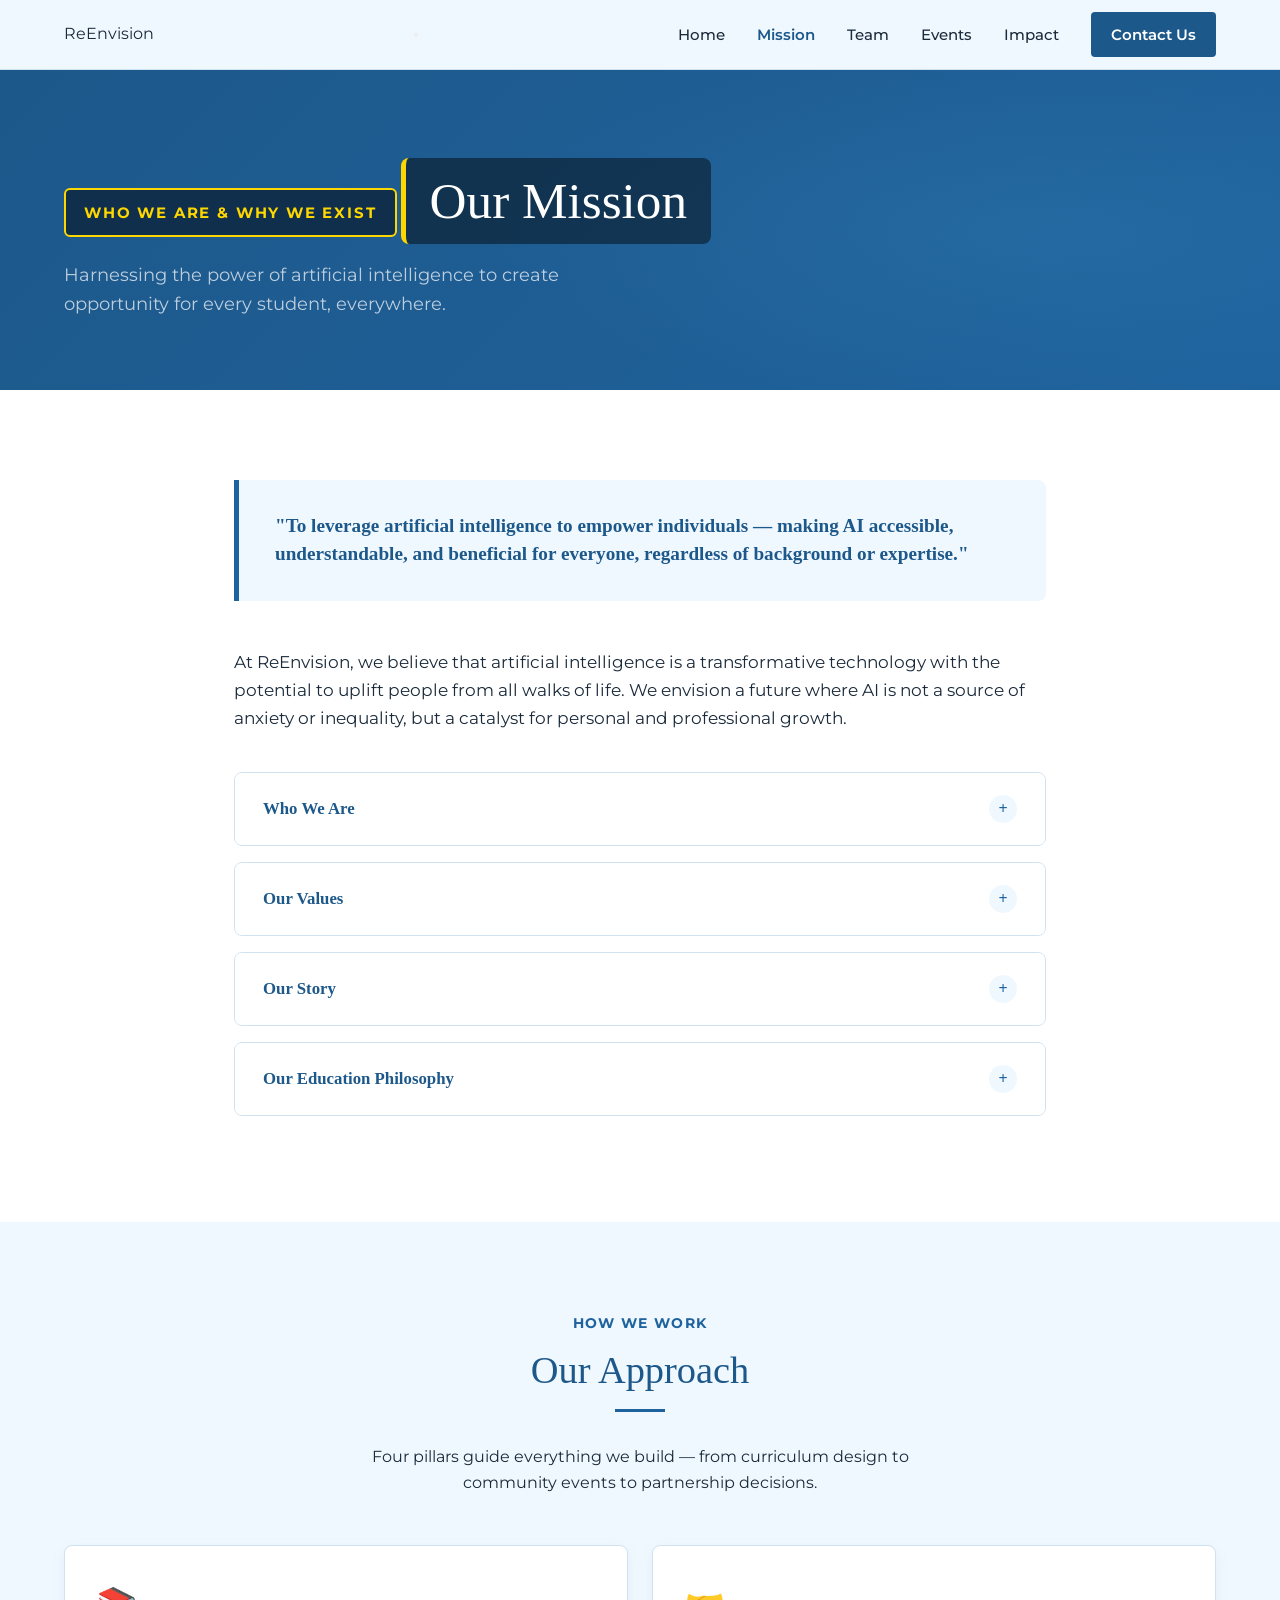
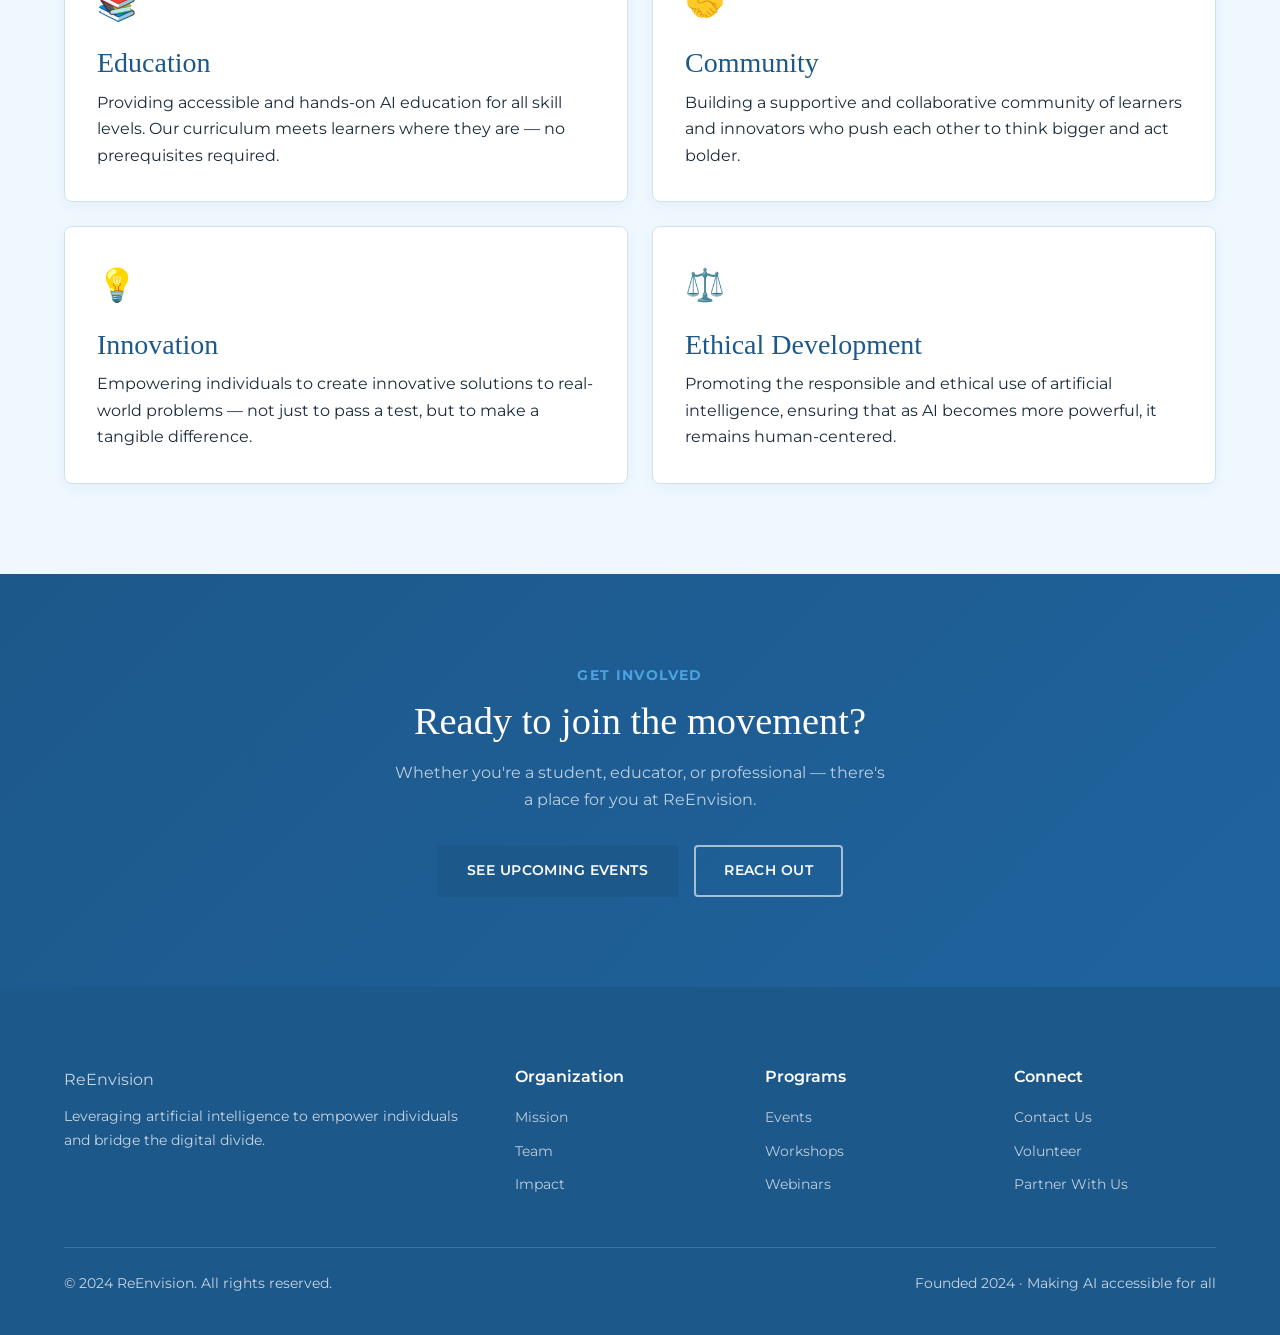
<file: mission.html>
<!DOCTYPE html>
<html lang="en">
<head>
  <meta charset="UTF-8" />
  <meta name="viewport" content="width=device-width, initial-scale=1.0" />
  <title>Mission — ReEnvision</title>
  <link rel="stylesheet" href="style.css" />
  <style>
    .page-hero {
      background: linear-gradient(135deg, var(--navy) 0%, var(--mid-blue) 100%);
      padding: 88px 0 72px;
      position: relative;
      overflow: hidden;
    }
    .page-hero::before {
      content: '';
      position: absolute;
      inset: 0;
      background: radial-gradient(ellipse 60% 80% at 80% 50%, rgba(74,159,212,0.15) 0%, transparent 70%);
    }
    .page-hero-inner { position: relative; z-index: 1; }
    .page-hero h1 { color: var(--white); margin-bottom: 16px; }
    .page-hero p  { color: rgba(255,255,255,0.7); font-size: 1.1rem; max-width: 560px; }

    /* ── Mission Statement ── */
    .mission-statement {
      background: var(--light-bg);
      border-left: 5px solid var(--accent);
      border-radius: 0 var(--radius-md) var(--radius-md) 0;
      padding: 32px 36px;
      margin: 0 0 48px;
    }
    .mission-statement p {
      font-family: var(--font-display);
      font-size: 1.2rem;
      font-weight: 600;
      color: var(--navy);
      line-height: 1.5;
    }

    /* ── Accordion / Dropdowns ── */
    .accordion { margin-bottom: 16px; border: 1px solid var(--border); border-radius: var(--radius-md); overflow: hidden; }
    .accordion-header {
      width: 100%;
      display: flex;
      align-items: center;
      justify-content: space-between;
      padding: 22px 28px;
      background: var(--white);
      border: none;
      cursor: pointer;
      text-align: left;
      transition: var(--transition);
      font-family: var(--font-display);
      font-size: 1.05rem;
      font-weight: 700;
      color: var(--navy);
    }
    .accordion-header:hover { background: var(--light-bg); }
    .accordion-header.open { background: var(--navy); color: var(--white); }
    .acc-icon {
      width: 28px; height: 28px;
      border-radius: 50%;
      background: var(--light-bg);
      display: flex; align-items: center; justify-content: center;
      font-size: 1rem;
      color: var(--accent);
      transition: var(--transition);
      flex-shrink: 0;
    }
    .accordion-header.open .acc-icon { background: rgba(255,255,255,0.15); color: var(--baby-blue); transform: rotate(45deg); }
    .accordion-body {
      display: none;
      padding: 28px 28px 32px;
      background: var(--white);
      border-top: 1px solid var(--border);
    }
    .accordion-body.open { display: block; }
    .accordion-body p { margin-bottom: 16px; }
    .accordion-body p:last-child { margin-bottom: 0; }

    /* Team preview inside accordion */
    .team-highlights { display: grid; grid-template-columns: repeat(3, 1fr); gap: 16px; margin-top: 24px; }
    .team-tag {
      background: var(--light-bg);
      border: 1px solid var(--border);
      border-radius: var(--radius-sm);
      padding: 12px 16px;
      font-size: 0.85rem;
      font-weight: 500;
      color: var(--text-mid);
    }

    /* ── Approach Pillars ── */
    .approach-grid {
      display: grid;
      grid-template-columns: repeat(2, 1fr);
      gap: 24px;
      margin-top: 48px;
    }
    .approach-card {
      border: 1px solid var(--border);
      border-radius: var(--radius-md);
      padding: 32px;
      background: var(--white);
      box-shadow: var(--shadow-card);
      transition: var(--transition);
    }
    .approach-card:hover { transform: translateY(-4px); box-shadow: var(--shadow-hover); border-color: var(--baby-blue); }
    .approach-icon {
      font-size: 2rem;
      margin-bottom: 16px;
    }
    .approach-card h3 { color: var(--navy); margin-bottom: 10px; }

    /* ── Values Section ── */
    .values-bg { background: var(--light-bg); }

    @media (max-width: 768px) {
      .approach-grid { grid-template-columns: 1fr; }
      .team-highlights { grid-template-columns: 1fr 1fr; }
    }
  </style>
</head>
<body>

<nav class="nav">
  <div class="container nav-inner">
    <a class="nav-logo" href="index.html">Re<span>Envision</span></a>
    <button class="nav-toggle" aria-label="Toggle menu" onclick="this.nextElementSibling.classList.toggle('open')">
      <span></span><span></span><span></span>
    </button>
    <div class="nav-links">
      <a href="index.html">Home</a>
      <a href="mission.html" class="active">Mission</a>
      <a href="team.html">Team</a>
      <a href="events.html">Events</a>
      <a href="impact.html">Impact</a>
      <a href="contact.html" class="nav-cta">Contact Us</a>
    </div>
  </div>
</nav>

<!-- ── Page Hero ── -->
<section class="page-hero">
  <div class="container page-hero-inner">
    <div class="eyebrow">Who We Are &amp; Why We Exist</div>
    <h1>Our Mission</h1>
    <p>Harnessing the power of artificial intelligence to create opportunity for every student, everywhere.</p>
  </div>
</section>

<!-- ── Mission Statement + Accordions ── -->
<section class="section">
  <div class="container" style="max-width:860px">

    <div class="mission-statement">
      <p>"To leverage artificial intelligence to empower individuals — making AI accessible, understandable, and beneficial for everyone, regardless of background or expertise."</p>
    </div>

    <p style="margin-bottom:40px; font-size:1.05rem;">At ReEnvision, we believe that artificial intelligence is a transformative technology with the potential to uplift people from all walks of life. We envision a future where AI is not a source of anxiety or inequality, but a catalyst for personal and professional growth.</p>

    <!-- Accordion: Who We Are -->
    <div class="accordion">
      <button class="accordion-header" onclick="toggleAcc(this)">
        <span>Who We Are</span>
        <span class="acc-icon">+</span>
      </button>
      <div class="accordion-body">
        <p>ReEnvision was founded in 2024 by a group of driven and forward-thinking students who recognized the growing need to address technology inequality. Our team has since grown to include a diverse group of professionals, educators, and volunteers united by a single goal: to leverage our collective skills and create a lasting, positive impact on society.</p>
        <p>We are a blend of experienced professionals from the tech and education sectors, passionate educators dedicated to creating accessible learning opportunities, and enthusiastic volunteers who share our vision. This diversity of backgrounds and expertise is our greatest strength — allowing us to approach challenges from multiple perspectives and develop truly innovative solutions.</p>
        <div class="team-highlights">
          <div class="team-tag">🧑‍💻 Tech Professionals</div>
          <div class="team-tag">👩‍🏫 Educators</div>
          <div class="team-tag">🙌 Community Volunteers</div>
        </div>
        <div style="margin-top:24px"><a href="team.html" class="btn btn-outline-dark">Meet the full team →</a></div>
      </div>
    </div>

    <!-- Accordion: Our Values -->
    <div class="accordion">
      <button class="accordion-header" onclick="toggleAcc(this)">
        <span>Our Values</span>
        <span class="acc-icon">+</span>
      </button>
      <div class="accordion-body">
        <p><strong>Accessibility:</strong> We believe education is a right, not a privilege. Every program we build is designed to be approachable for learners with no prior AI experience.</p>
        <p><strong>Equity:</strong> Technology inequality is a real and growing problem. We direct our energy specifically toward students and communities who have historically been left out of the tech conversation.</p>
        <p><strong>Responsibility:</strong> We don't just teach how to use AI — we teach how to question it, audit it, and hold it accountable. Ethical development is part of every curriculum.</p>
        <p><strong>Community:</strong> Learning is social. We build environments where students collaborate, challenge each other, and grow together rather than in isolation.</p>
        <p><strong>Impact:</strong> We measure success not in completion rates, but in the real-world problems our learners go on to solve.</p>
      </div>
    </div>

    <!-- Accordion: Our Story -->
    <div class="accordion">
      <button class="accordion-header" onclick="toggleAcc(this)">
        <span>Our Story</span>
        <span class="acc-icon">+</span>
      </button>
      <div class="accordion-body">
        <p>ReEnvision began as a conversation between students who kept asking the same question: why does cutting-edge AI education only reach students who already have access to elite institutions? Founded in 2024, we started with a single workshop series and a determination to do things differently.</p>
        <p>Today, we've built a community of over 150 active contributors, partnered with 20 organizations across the country, and produced more than 250 hours of curriculum — all freely available. We're just getting started.</p>
      </div>
    </div>

    <!-- Accordion: Education Philosophy -->
    <div class="accordion">
      <button class="accordion-header" onclick="toggleAcc(this)">
        <span>Our Education Philosophy</span>
        <span class="acc-icon">+</span>
      </button>
      <div class="accordion-body">
        <p>Our focus is on practical, hands-on learning that goes beyond theoretical concepts. We want to equip individuals not only to use AI, but to understand its implications and contribute to its ethical and responsible development.</p>
        <p>Through our educational programs, community-driven projects, and accessible resources, we aim to foster a new generation of innovators, thinkers, and leaders — people who can solve real-world problems, create new opportunities, and shape a more equitable and prosperous future for all.</p>
      </div>
    </div>

  </div>
</section>

<!-- ── Our Approach ── -->
<section class="section values-bg">
  <div class="container">
    <div class="text-center">
      <div class="eyebrow">How We Work</div>
      <h2>Our Approach</h2>
      <div class="divider"></div>
      <p style="max-width:560px;margin:0 auto;">Four pillars guide everything we build — from curriculum design to community events to partnership decisions.</p>
    </div>
    <div class="approach-grid">
      <div class="approach-card">
        <div class="approach-icon">📚</div>
        <h3>Education</h3>
        <p>Providing accessible and hands-on AI education for all skill levels. Our curriculum meets learners where they are — no prerequisites required.</p>
      </div>
      <div class="approach-card">
        <div class="approach-icon">🤝</div>
        <h3>Community</h3>
        <p>Building a supportive and collaborative community of learners and innovators who push each other to think bigger and act bolder.</p>
      </div>
      <div class="approach-card">
        <div class="approach-icon">💡</div>
        <h3>Innovation</h3>
        <p>Empowering individuals to create innovative solutions to real-world problems — not just to pass a test, but to make a tangible difference.</p>
      </div>
      <div class="approach-card">
        <div class="approach-icon">⚖️</div>
        <h3>Ethical Development</h3>
        <p>Promoting the responsible and ethical use of artificial intelligence, ensuring that as AI becomes more powerful, it remains human-centered.</p>
      </div>
    </div>
  </div>
</section>

<!-- ── CTA ── -->
<section class="section" style="background:linear-gradient(135deg,var(--navy),var(--mid-blue));text-align:center;">
  <div class="container">
    <div class="eyebrow" style="color:var(--baby-blue)">Get Involved</div>
    <h2 style="color:var(--white);margin-bottom:16px">Ready to join the movement?</h2>
    <p style="color:rgba(255,255,255,0.7);max-width:500px;margin:0 auto 32px">Whether you're a student, educator, or professional — there's a place for you at ReEnvision.</p>
    <div style="display:flex;gap:16px;justify-content:center;flex-wrap:wrap">
      <a href="events.html" class="btn btn-primary">See Upcoming Events</a>
      <a href="contact.html" class="btn btn-outline">Reach Out</a>
    </div>
  </div>
</section>

<footer class="footer">
  <div class="container">
    <div class="footer-grid">
      <div class="footer-brand">
        <div class="footer-logo">Re<span>Envision</span></div>
        <p>Leveraging artificial intelligence to empower individuals and bridge the digital divide.</p>
      </div>
      <div class="footer-col"><h5>Organization</h5><a href="mission.html">Mission</a><a href="team.html">Team</a><a href="impact.html">Impact</a></div>
      <div class="footer-col"><h5>Programs</h5><a href="events.html">Events</a><a href="events.html">Workshops</a><a href="events.html">Webinars</a></div>
      <div class="footer-col"><h5>Connect</h5><a href="contact.html">Contact Us</a><a href="contact.html">Volunteer</a><a href="contact.html">Partner With Us</a></div>
    </div>
    <div class="footer-bottom">
      <span>© 2024 ReEnvision. All rights reserved.</span>
      <span>Founded 2024 · Making AI accessible for all</span>
    </div>
  </div>
</footer>

<script>
function toggleAcc(btn) {
  const isOpen = btn.classList.contains('open');
  document.querySelectorAll('.accordion-header').forEach(h => {
    h.classList.remove('open');
    h.nextElementSibling.classList.remove('open');
  });
  if (!isOpen) {
    btn.classList.add('open');
    btn.nextElementSibling.classList.add('open');
  }
}
</script>
</body>
</html>
</file>
<file: style.css>
/* ==========================================================================
   GOOGLE FONTS - BRAND DIRECTIVES
   ========================================================================== */
@import url('https://fonts.googleapis.com/css2?family=Montserrat:ital,wght@0,300;0,400;0,500;0,600;0,700;1,400&display=swap');

/* ==========================================================================
   1. GLOBAL VARIABLES & DESIGN SYSTEM (ADHERING TO BRANDING BOOK)
   ========================================================================== */
:root {
  /* Brand Approved Palette */
  --navy: #1d588a;          /* Main Deep Blue: Trust & Stability */
  --mid-blue: #1f639e;      /* Accent Blue: Innovation & Growth */
  --baby-blue: #4aa3df;     /* Supporting Contrast Tint */
  --accent: #1f639e;        /* Action Primary */
  --white: #ffffff;
  --light-bg: #F0F8FF;      /* Ice Blue: Openness & Equality */
  --text-dark: #1a2a3a;     /* Off-black charcoal for readability */
  --text-mid: #4a5a6a;
  --border: #d0e2f0;

  /* Brand Typography Directives */
  --font-display: 'Garamond', 'Times New Roman', serif; /* Approved Headings */
  --font-body: 'Montserrat', sans-serif;                /* Approved Body Text */

  /* Structural Accents */
  --radius-sm: 4px;
  --radius-md: 8px;
  --transition: all 0.25s ease-in-out;
  --shadow-card: 0 4px 15px rgba(29, 88, 138, 0.06);
}

/* ==========================================================================
   2. BASE STYLES & RESET
   ========================================================================== */
*, *::before, *::after {
  box-sizing: border-box;
  margin: 0;
  padding: 0;
}

body {
  font-family: var(--font-body);
  background-color: var(--white);
  color: var(--text-dark);
  line-height: 1.65;
  font-size: 16px;
}

a {
  text-decoration: none;
  color: inherit;
  transition: var(--transition);
}

/* ==========================================================================
   3. STRUCTURAL LAYOUT UTILITIES
   ========================================================================== */
.container {
  width: 100%;
  max-width: 1200px;
  margin: 0 auto;
  padding: 0 24px;
}

.section {
  padding: 90px 0;
}

.text-center { text-align: center; }

.divider {
  width: 50px;
  height: 3px;
  background: var(--mid-blue);
  margin: 16px auto 32px;
}

.eyebrow {
  font-family: var(--font-body);
  font-size: 0.85rem;
  font-weight: 700;
  text-transform: uppercase;
  letter-spacing: 0.1em;
  color: var(--mid-blue);
  margin-bottom: 12px;
}

/* Heading Treatments (Garamond/Serif Stack) */
h1, h2, h3, h4, h5, h6 {
  font-family: var(--font-display);
  color: var(--navy);
  font-weight: normal; /* Classic editorial appearance */
  line-height: 1.2;
}

h1 { font-size: 3.2rem; margin-bottom: 20px; }
h2 { font-size: 2.4rem; margin-bottom: 16px; }
h3 { font-size: 1.75rem; margin-bottom: 12px; }

/* ==========================================================================
   4. NAVIGATION BAR (FIXING LOGO CONTRAST & MAKING IT BIGGER)
   ========================================================================== */
.nav {
  position: sticky;
  top: 0;
  z-index: 1000;
  background: var(--light-bg); /* Use ice-blue backdrop to support blue logo variants */
  border-bottom: 1px solid var(--border);
  padding: 12px 0;
}

.nav-inner {
  display: flex;
  justify-content: space-between;
  align-items: center;
}

.nav-logo {
  display: flex;
  align-items: center;
}

.logo-img {
  height: 60px;               /* Change 1: Expanded from 42px to make the logo prominent */
  width: auto;                /* Retains original asset aspect ratio scale */
  display: block;
  object-fit: contain;
}

.nav-links {
  display: flex;
  align-items: center;
  gap: 32px;
}

.nav-links a {
  color: var(--text-dark);
  font-size: 0.95rem;
  font-weight: 500;
}

.nav-links a:hover,
.nav-links a.active {
  color: var(--navy);
  font-weight: 600;
}

.nav-links .nav-cta {
  background: var(--navy);
  color: var(--white);
  padding: 10px 20px;
  border-radius: var(--radius-sm);
  font-weight: 600;
}

.nav-links .nav-cta:hover {
  background: var(--mid-blue);
}

/* ==========================================================================
   5. BUTTON COMPONENTS
   ========================================================================== */
.btn {
  display: inline-flex;
  align-items: center;
  justify-content: center;
  padding: 12px 28px;
  font-family: var(--font-body);
  font-size: 0.9rem;
  font-weight: 600;
  letter-spacing: 0.03em;
  text-transform: uppercase;
  border-radius: var(--radius-sm);
  transition: var(--transition);
  border: 2px solid transparent;
  cursor: pointer;
}

.btn-primary {
  background: var(--navy);
  color: var(--white);
}

.btn-primary:hover {
  background: var(--mid-blue);
  transform: translateY(-1px);
}

.btn-outline {
  background: transparent;
  border-color: rgba(255, 255, 255, 0.6);
  color: var(--white);
}

.btn-outline:hover {
  background: rgba(255, 255, 255, 0.15);
  border-color: var(--white);
}

.btn-outline-dark {
  background: transparent;
  border-color: var(--navy);
  color: var(--navy);
}

.btn-outline-dark:hover {
  background: var(--light-bg);
}

/* ==========================================================================
   6. GRID & LAYOUT UTILITIES
   ========================================================================== */
.team-grid {
  display: grid;
  grid-template-columns: repeat(auto-fill, minmax(280px, 1fr));
  gap: 32px;
}

.team-card {
  background: var(--white);
  border: 1px solid var(--border);
  border-radius: var(--radius-md);
  padding: 32px 24px;
  text-align: center;
  box-shadow: var(--shadow-card);
}

.team-avatar {
  width: 64px;
  height: 64px;
  background: var(--light-bg);
  color: var(--navy);
  border-radius: 50%;
  display: flex;
  align-items: center;
  justify-content: center;
  margin: 0 auto 16px;
  font-weight: bold;
}

/* Footer Layout */
.footer {
  background: var(--navy); /* Stable corporate bottom frame */
  color: rgba(255, 255, 255, 0.75);
  padding: 80px 0 40px;
}

.footer h5 {
  color: var(--white);
  font-family: var(--font-body);
  font-weight: 600;
  font-size: 1rem;
  margin-bottom: 20px;
}

.footer-grid {
  display: grid;
  grid-template-columns: 2fr repeat(3, 1fr);
  gap: 48px;
  margin-bottom: 40px;
}

.footer-brand p {
  font-size: 0.9rem;
  margin-top: 12px;
}

.footer-col a {
  display: block;
  color: rgba(255, 255, 255, 0.7);
  margin-bottom: 10px;
  font-size: 0.9rem;
}

.footer-col a:hover {
  color: var(--white);
  text-decoration: underline;
}

.footer-bottom {
  border-top: 1px solid rgba(255, 255, 255, 0.15);
  padding-top: 24px;
  display: flex;
  justify-content: space-between;
  font-size: 0.85rem;
}

/* ==========================================================
   CONTACT US TEXT - FORCE VISIBILITY
   ========================================================== */

/* If "Contact Us" is the eyebrow label */
.page-hero .eyebrow,
.page-hero-inner .eyebrow {
    color: #FFD700 !important;          /* Bright gold */
    background-color: #0f2f4d !important;
    display: inline-block !important;
    padding: 10px 18px !important;
    border-radius: 6px !important;
    font-family: 'Montserrat', sans-serif !important;
    font-weight: 700 !important;
    font-size: 0.95rem !important;
    letter-spacing: 0.12em !important;
    text-transform: uppercase !important;
    text-shadow: none !important;
    border: 2px solid #FFD700 !important;
}

/* Hover effect */
.page-hero .eyebrow:hover,
.page-hero-inner .eyebrow:hover {
    background-color: #FFD700 !important;
    color: #0f2f4d !important;
    border-color: #ffffff !important;
}

/* If Contact Us is actually the main heading */
.page-hero h1,
.page-hero-inner h1 {
    color: #ffffff !important;
    background: rgba(0, 0, 0, 0.45) !important;
    display: inline-block !important;
    padding: 12px 24px !important;
    border-radius: 8px !important;
    text-shadow: none !important;
    border-left: 5px solid #FFD700 !important;
}

/* Hover effect for heading */
.page-hero h1:hover,
.page-hero-inner h1:hover {
    background: rgba(255, 215, 0, 0.15) !important;
    border-left-color: #ffffff !important;
}
</file>
